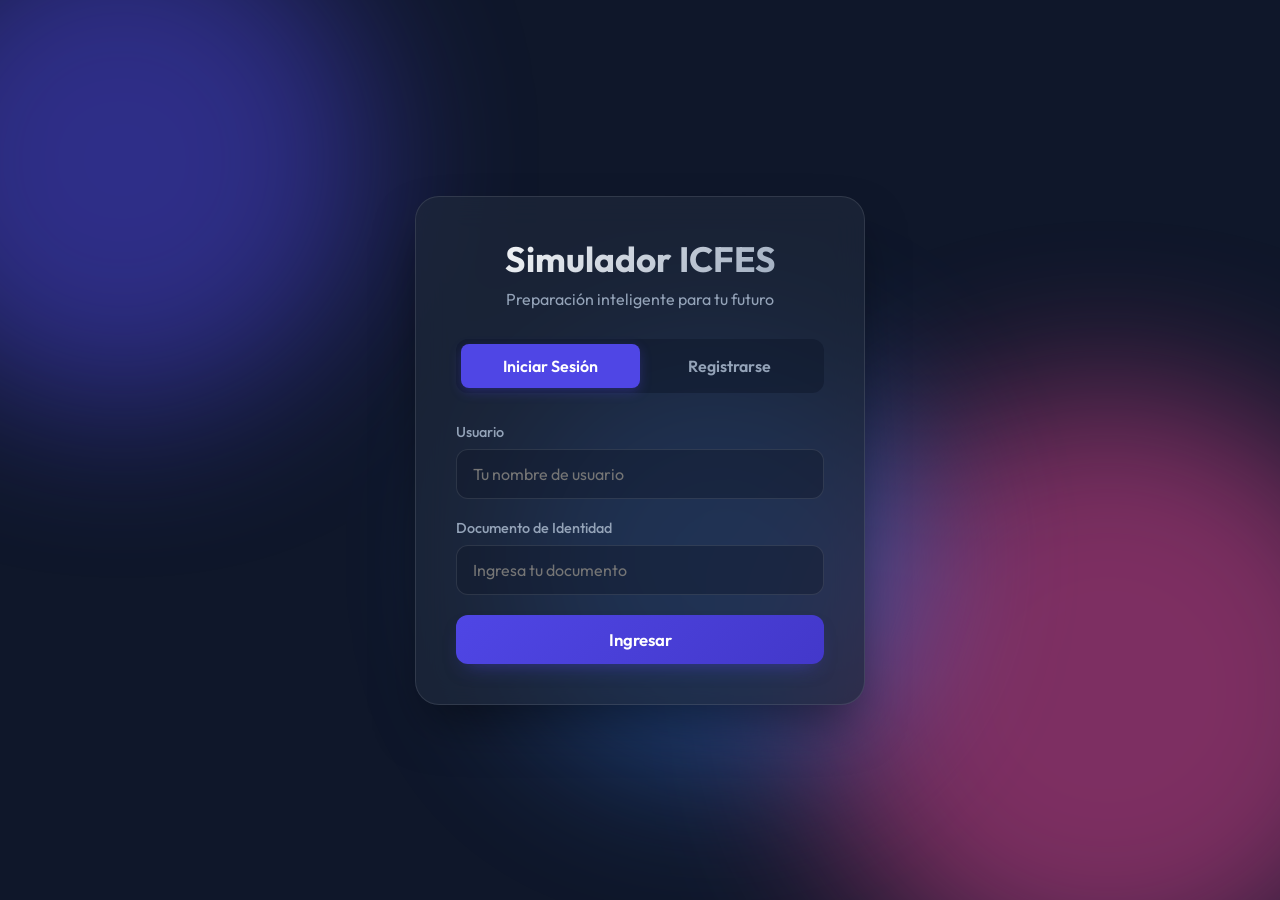
<file: index.html>
<!DOCTYPE html>
<html lang="es">
<head>
    <meta charset="UTF-8">
    <meta name="viewport" content="width=device-width, initial-scale=1.0">
    <title>Simulador Pruebas ICFES</title>
    <meta name="description" content="Simulador de pruebas ICFES para preparación de estudiantes.">
    <link href="https://fonts.googleapis.com/css2?family=Outfit:wght@300;400;500;600;700&display=swap" rel="stylesheet">
    <link rel="stylesheet" href="styles.css">
</head>
<body>
    <div class="background-shapes">
        <div class="shape shape-1"></div>
        <div class="shape shape-2"></div>
        <div class="shape shape-3"></div>
    </div>
    
    <div class="app-container" id="auth-container">
        <div class="header">
            <h1>Simulador ICFES</h1>
            <p>Preparación inteligente para tu futuro</p>
        </div>
        
        <div class="tabs">
            <button class="tab active" onclick="switchTab('login')">Iniciar Sesión</button>
            <button class="tab" onclick="switchTab('register')">Registrarse</button>
        </div>
        
        <div class="form-container active" id="login-form">
            <form onsubmit="handleLogin(event)">
                <div class="input-group">
                    <label for="login-username">Usuario</label>
                    <input type="text" id="login-username" required placeholder="Tu nombre de usuario" oninput="
                        var lbl = document.querySelector('label[for=login-password]');
                        var inp = document.getElementById('login-password');
                        if(this.value.trim().toLowerCase() === 'profesor') {
                            lbl.textContent = 'Contraseña';
                            inp.placeholder = 'Ingresa tu contraseña';
                            inp.type = 'password';
                        } else {
                            lbl.textContent = 'Documento de Identidad';
                            inp.placeholder = 'Ingresa tu documento';
                            inp.type = 'text';
                        }
                    ">
                </div>
                <div class="input-group">
                    <label for="login-password">Documento de Identidad</label>
                    <input type="text" id="login-password" required placeholder="Ingresa tu documento">
                </div>
                <div class="error-message" id="login-error"></div>
                <button type="submit" class="btn primary-btn">Ingresar</button>
            </form>
        </div>
        
        <div class="form-container" id="register-form">
            <form onsubmit="handleRegister(event)">
                <div class="input-group">
                    <label>Tipo de Registro</label>
                    <div style="display: flex; gap: 10px;">
                        <button type="button" id="btn-role-student" class="btn primary-btn" style="flex:1; padding: 10px;" onclick="
                            document.getElementById('btn-role-student').className='btn primary-btn';
                            document.getElementById('btn-role-teacher').className='btn secondary-btn';
                            document.getElementById('student-fields').style.display='block';
                            document.getElementById('reg-role').value='estudiante';
                            document.getElementById('reg-age').required=true;
                            document.getElementById('reg-grade').required=true;
                            document.getElementById('reg-username').required=true;
                            document.getElementById('reg-password').type='text';
                            document.querySelector('label[for=reg-password]').textContent='Documento de Identidad';
                            document.getElementById('reg-password').placeholder='Ej: 1002345678';
                            document.getElementById('slots-row').style.display='block';
                        ">Estudiante</button>
                        <button type="button" id="btn-role-teacher" class="btn secondary-btn" style="flex:1; padding: 10px;" onclick="
                            document.getElementById('btn-role-teacher').className='btn primary-btn';
                            document.getElementById('btn-role-student').className='btn secondary-btn';
                            document.getElementById('student-fields').style.display='none';
                            document.getElementById('reg-role').value='profesor';
                            document.getElementById('reg-age').required=false;
                            document.getElementById('reg-grade').required=false;
                            document.getElementById('reg-username').required=false;
                            document.getElementById('reg-password').type='password';
                            document.querySelector('label[for=reg-password]').textContent='Contraseña';
                            document.getElementById('reg-password').placeholder='Crea una contraseña';
                            document.getElementById('slots-row').style.display='none';
                        ">Profesor</button>
                    </div>
                    <input type="hidden" id="reg-role" value="estudiante">
                </div>
                <div class="input-group">
                    <label for="reg-name">Nombre Completo</label>
                    <input type="text" id="reg-name" required placeholder="Ej: Juan Pérez">
                </div>
                <div id="student-fields">
                    <div class="input-group" style="display: flex; gap: 15px;">
                        <div style="flex: 1;">
                            <label for="reg-age">Edad</label>
                            <input type="number" id="reg-age" required min="10" max="99" placeholder="Ej: 16">
                        </div>
                        <div style="flex: 1;">
                            <label for="reg-grade">Grado</label>
                            <select id="reg-grade" required style="width: 100%; padding: 14px 16px; background: rgba(15, 23, 42, 0.4); border: 1px solid var(--glass-border); border-radius: 12px; color: white; font-size: 1rem; outline: none; appearance: none; -webkit-appearance: none; -moz-appearance: none; cursor: pointer;">
                                <option value="" disabled selected style="color: #666;">Selecciona tu grado</option>
                                <optgroup label="── Noveno ──" style="color: #94a3b8;">
                                <option value="Noveno A" style="color: black;">Noveno A</option>
                                <option value="Noveno B" style="color: black;">Noveno B</option>
                                <option value="Noveno C" style="color: black;">Noveno C</option>
                                </optgroup>
                                <optgroup label="── Décimo ──" style="color: #94a3b8;">
                                <option value="Décimo A" style="color: black;">Décimo A</option>
                                <option value="Décimo B" style="color: black;">Décimo B</option>
                                <option value="Décimo C" style="color: black;">Décimo C</option>
                                </optgroup>
                                <optgroup label="── Once ──" style="color: #94a3b8;">
                                <option value="Once A" style="color: black;">Once A</option>
                                <option value="Once B" style="color: black;">Once B</option>
                                <option value="Once C" style="color: black;">Once C</option>
                                </optgroup>
                            </select>
                        </div>
                    </div>
                    <div class="input-group">
                        <label for="reg-username">Usuario</label>
                        <input type="text" id="reg-username" required placeholder="Crea un usuario">
                    </div>
                </div>
                <div class="input-group">
                    <label for="reg-password">Documento de Identidad</label>
                    <input type="text" id="reg-password" required placeholder="Ej: 1002345678">
                </div>
                <div class="stats-info" id="slots-row">
                    Cupos disponibles: <span id="slots-available">25</span>/25
                </div>
                <div class="error-message" id="register-error"></div>
                <div class="success-message" id="register-success"></div>
                <button type="submit" class="btn primary-btn" id="btn-register">Registrar Estudiante</button>
            </form>
        </div>
    </div>

    <!-- Dashboard -->
    <div class="app-container hidden" id="dashboard-container">
        <div class="header dashboard-header">
            <div>
                <h2>Bienvenido, <span id="user-display-name"></span></h2>
                <p>Simulador de Pruebas ICFES</p>
            </div>
            <button class="btn logout-btn" onclick="handleLogout()">Salir</button>
        </div>
        
        <div class="dashboard-content">
            <div class="card" id="card-math">
                <div class="card-content">
                    <h3>Matemáticas</h3>
                    <p>25 preguntas - Razonamiento Cuantitativo</p>
                    <div class="card-meta">
                        <span><i class="fas fa-clock"></i> 40 min</span>
                        <span><i class="fas fa-star"></i> 100 pts</span>
                    </div>
                </div>
                <div class="status-indicator">Pendiente</div>
                <button class="btn secondary-btn" onclick="startExam('math')">Comenzar Prueba</button>
            </div>
            <div class="card" id="card-reading">
                <div class="card-content">
                    <h3>Lectura Crítica</h3>
                    <p>25 preguntas - Comprensión Lectora</p>
                    <div class="card-meta">
                        <span><i class="fas fa-clock"></i> 40 min</span>
                        <span><i class="fas fa-star"></i> 100 pts</span>
                    </div>
                </div>
                <div class="status-indicator">Pendiente</div>
                <button class="btn secondary-btn" onclick="startExam('reading')">Comenzar Prueba</button>
            </div>
            <div class="card" id="card-science">
                <div class="card-content">
                    <h3>Ciencias Naturales</h3>
                    <p>25 preguntas - Biología, Química y Física</p>
                    <div class="card-meta">
                        <span><i class="fas fa-clock"></i> 40 min</span>
                        <span><i class="fas fa-star"></i> 100 pts</span>
                    </div>
                </div>
                <div class="status-indicator">Pendiente</div>
                <button class="btn secondary-btn" onclick="startExam('science')">Comenzar Prueba</button>
            </div>
            <div class="card" id="card-english">
                <div class="card-content">
                    <h3>Inglés</h3>
                    <p>25 preguntas - Nivel A2/B1</p>
                    <div class="card-meta">
                        <span><i class="fas fa-clock"></i> 40 min</span>
                        <span><i class="fas fa-star"></i> 100 pts</span>
                    </div>
                </div>
                <div class="status-indicator">Pendiente</div>
                <button class="btn secondary-btn" onclick="startExam('english')">Comenzar Prueba</button>
            </div>
            <div class="card" id="card-sociales">
                <div class="card-content">
                    <h3>Sociales y Ciudadanas</h3>
                    <p>25 preguntas - Historia, Geografía y Ciudadanía</p>
                    <div class="card-meta">
                        <span><i class="fas fa-clock"></i> 40 min</span>
                        <span><i class="fas fa-star"></i> 100 pts</span>
                    </div>
                </div>
                <div class="status-indicator">Pendiente</div>
                <button class="btn secondary-btn" onclick="startExam('sociales')">Comenzar Prueba</button>
            </div>
        </div>
        <div class="global-action hidden" id="global-action-btn">
            <button class="btn primary-btn" onclick="showGlobalResults()">Ver Resultados Globales</button>
        </div>
    </div>

    <!-- Exam Container -->
    <div class="app-container hidden" id="exam-container">
        <div class="exam-header">
            <button class="btn secondary-btn" onclick="abortExam()" style="width: auto; padding: 8px 15px; margin-right: 15px;" title="Volver al menú">← Volver</button>
            <h2 id="exam-title" style="flex: 1; text-align: left;">Prueba en Curso</h2>
            <div class="timer" id="exam-timer">15:00</div>
        </div>
        
        <div class="progress-bar">
            <div class="progress-fill" id="progress-fill"></div>
        </div>
        
        <div class="question-container">
            <h3 id="question-text">¿Cargando pregunta?</h3>
            <div class="options-grid" id="options-grid">
                <!-- Options injected via JS -->
            </div>
        </div>
        
        <div class="exam-footer">
            <button class="btn secondary-btn" id="btn-prev" onclick="prevQuestion()">Anterior</button>
            <span class="question-counter" id="question-counter">1 / 25</span>
            <button class="btn primary-btn" id="btn-next" onclick="nextQuestion()">Siguiente</button>
        </div>
    </div>

    <!-- Results Container -->
    <div class="app-container hidden" id="results-container">
        <div class="header">
            <h2>Resultados de la Prueba</h2>
            <p id="results-subject">Asignatura</p>
        </div>
        
        <div class="score-circle">
            <span id="final-score">0</span>
            <small>Correctas</small>
        </div>
        
        <div class="results-stats">
            <div class="stat-box correct-box">Correctas: <span id="stat-correct">0</span></div>
            <div class="stat-box incorrect-box">Incorrectas: <span id="stat-incorrect">0</span></div>
        </div>
        
        <div class="results-feedback" id="results-feedback">
            ¡Buen trabajo!
        </div>

        <h3 class="review-title">Revisión y Explicaciones</h3>
        <div class="review-container" id="review-container">
            <!-- Review items injected via JS -->
        </div>
        
        <button class="btn primary-btn mt-20" onclick="returnToDashboard()">Continuar</button>
    </div>

    <!-- Global Results Container -->
    <div class="app-container hidden" id="global-results-container">
        <div class="header">
            <h2>Resumen Global ICFES</h2>
            <p>Has completado todas las áreas</p>
        </div>
        
        <div class="score-circle">
            <span id="global-score">0</span>
            <small>Puntaje Total</small>
        </div>
        
        <div class="global-stats" id="global-stats-container">
            <!-- Stats per subject -->
        </div>

        <button class="btn primary-btn mt-20" onclick="handleLogout()">Finalizar y Cerrar Sesión</button>
    </div>

    <!-- Teacher Dashboard Container -->
    <div class="app-container hidden" id="teacher-dashboard-container" style="max-width: 1000px; padding: 30px;">
        <div class="dashboard-header" style="flex-direction: row; justify-content: space-between; align-items: center;">
            <div>
                <h2>Panel del Profesor</h2>
                <p>Gestión de Notas y Estudiantes</p>
            </div>
            <button class="btn logout-btn" onclick="handleLogout()">Cerrar Sesión</button>
        </div>
        
        <div class="teacher-stats" style="display: flex; gap: 20px; margin-bottom: 20px;">
            <div class="stat-box" style="background: rgba(15, 23, 42, 0.4); padding: 15px 20px; border-radius: 12px; border: 1px solid var(--glass-border); flex: 1; text-align: center;">
                <h4 style="color: var(--text-muted); font-size: 0.9rem; margin-bottom: 5px;">Total Estudiantes</h4>
                <p id="teacher-stat-total" style="font-size: 2rem; font-weight: bold; color: var(--primary);">0</p>
            </div>
            <div class="stat-box" style="background: rgba(15, 23, 42, 0.4); padding: 15px 20px; border-radius: 12px; border: 1px solid var(--glass-border); flex: 1; text-align: center;">
                <h4 style="color: var(--text-muted); font-size: 0.9rem; margin-bottom: 5px;">Promedio General</h4>
                <p id="teacher-stat-avg" style="font-size: 2rem; font-weight: bold; color: var(--success);">0 pts</p>
            </div>
        </div>

        <div style="overflow-x: auto; background: rgba(15, 23, 42, 0.4); border-radius: 12px; border: 1px solid var(--glass-border); padding: 15px;">
            <table style="width: 100%; border-collapse: collapse; min-width: 700px; text-align: left;" id="teacher-table">
                <thead>
                    <tr style="border-bottom: 1px solid var(--glass-border); color: var(--text-muted); font-size: 0.9rem;">
                        <th style="padding: 12px 10px;">Estudiante</th>
                        <th style="padding: 12px 10px;">Edad</th>
                        <th style="padding: 12px 10px;">Grado</th>
                        <th style="padding: 12px 10px; text-align: center;">Mate</th>
                        <th style="padding: 12px 10px; text-align: center;">Lectura</th>
                        <th style="padding: 12px 10px; text-align: center;">Ciencias</th>
                        <th style="padding: 12px 10px; text-align: center;">Inglés</th>
                        <th style="padding: 12px 10px; text-align: center;">Sociales</th>
                        <th style="padding: 12px 10px; text-align: center;">Global</th>
                        <th style="padding: 12px 10px; text-align: center;">Acción</th>
                    </tr>
                </thead>
                <tbody id="teacher-table-body" style="font-size: 0.95rem;">
                    <!-- Students will be injected here -->
                </tbody>
            </table>
        </div>
    </div>

    <script src="app.js?v=2"></script>
</body>
</html>
</file>
<file: styles.css>
:root {
    --primary: #4f46e5;
    --primary-hover: #4338ca;
    --secondary: #ec4899;
    --bg-color: #0f172a;
    --glass-bg: rgba(30, 41, 59, 0.7);
    --glass-border: rgba(255, 255, 255, 0.1);
    --text-main: #f8fafc;
    --text-muted: #94a3b8;
    --error: #ef4444;
    --success: #10b981;
}

* {
    margin: 0;
    padding: 0;
    box-sizing: border-box;
    font-family: 'Outfit', sans-serif;
}

body {
    background-color: var(--bg-color);
    color: var(--text-main);
    min-height: 100vh;
    display: flex;
    justify-content: center;
    align-items: center;
    position: relative;
    overflow-x: hidden;
    overflow-y: auto;
    padding: 40px 0;
}

/* Background Animated Shapes */
.background-shapes {
    position: fixed;
    top: 0;
    left: 0;
    width: 100%;
    height: 100%;
    z-index: -1;
    overflow: hidden;
}

.shape {
    position: absolute;
    border-radius: 50%;
    filter: blur(80px);
    opacity: 0.5;
    animation: float 20s infinite alternate ease-in-out;
}

.shape-1 {
    top: -10%; left: -10%;
    width: 500px; height: 500px;
    background: var(--primary);
}

.shape-2 {
    bottom: -10%; right: -10%;
    width: 600px; height: 600px;
    background: var(--secondary);
    animation-delay: -5s;
}

.shape-3 {
    top: 40%; left: 40%;
    width: 400px; height: 400px;
    background: #3b82f6;
    animation-delay: -10s;
}

@keyframes float {
    0% { transform: translate(0, 0) scale(1); }
    50% { transform: translate(100px, 50px) scale(1.1); }
    100% { transform: translate(-50px, 100px) scale(0.9); }
}

/* Containers */
.app-container {
    width: 90%;
    max-width: 450px;
    background: var(--glass-bg);
    backdrop-filter: blur(16px);
    -webkit-backdrop-filter: blur(16px);
    border: 1px solid var(--glass-border);
    border-radius: 24px;
    padding: 40px;
    box-shadow: 0 25px 50px -12px rgba(0, 0, 0, 0.5);
    transition: all 0.4s ease;
    position: relative;
    z-index: 10;
    margin: auto;
}

#dashboard-container, #exam-container, #results-container, #global-results-container {
    max-width: 800px;
}

.hidden {
    display: none !important;
}

.mt-20 {
    margin-top: 20px;
}

/* Header */
.header {
    text-align: center;
    margin-bottom: 30px;
}

.header h1 {
    font-size: 2.2rem;
    font-weight: 700;
    background: linear-gradient(135deg, #fff, #94a3b8);
    -webkit-background-clip: text;
    -webkit-text-fill-color: transparent;
    margin-bottom: 8px;
}

.header p {
    color: var(--text-muted);
    font-size: 1rem;
}

/* Tabs */
.tabs {
    display: flex;
    background: rgba(15, 23, 42, 0.5);
    border-radius: 12px;
    padding: 5px;
    margin-bottom: 30px;
}

.tab {
    flex: 1;
    padding: 12px 0;
    background: transparent;
    border: none;
    color: var(--text-muted);
    font-size: 1rem;
    font-weight: 600;
    cursor: pointer;
    border-radius: 8px;
    transition: all 0.3s ease;
}

.tab.active {
    background: var(--primary);
    color: white;
    box-shadow: 0 4px 12px rgba(79, 70, 229, 0.3);
}

/* Forms */
.form-container {
    display: none;
    animation: fadeIn 0.4s ease forwards;
}

.form-container.active {
    display: block;
}

@keyframes fadeIn {
    from { opacity: 0; transform: translateY(10px); }
    to { opacity: 1; transform: translateY(0); }
}

.input-group {
    margin-bottom: 20px;
    text-align: left;
}

.input-group label {
    display: block;
    margin-bottom: 8px;
    font-size: 0.9rem;
    color: var(--text-muted);
    font-weight: 500;
}

.input-group input {
    width: 100%;
    padding: 14px 16px;
    background: rgba(15, 23, 42, 0.4);
    border: 1px solid var(--glass-border);
    border-radius: 12px;
    color: white;
    font-size: 1rem;
    transition: all 0.3s ease;
}

.input-group input:focus {
    outline: none;
    border-color: var(--primary);
    box-shadow: 0 0 0 3px rgba(79, 70, 229, 0.2);
}

/* Buttons */
.btn {
    width: 100%;
    padding: 14px;
    border: none;
    border-radius: 12px;
    font-size: 1.05rem;
    font-weight: 600;
    cursor: pointer;
    transition: all 0.3s ease;
}

.primary-btn {
    background: linear-gradient(135deg, var(--primary), var(--primary-hover));
    color: white;
    box-shadow: 0 10px 20px -10px rgba(79, 70, 229, 0.5);
}

.primary-btn:hover {
    transform: translateY(-2px);
    box-shadow: 0 15px 25px -10px rgba(79, 70, 229, 0.6);
}

.secondary-btn {
    background: rgba(255, 255, 255, 0.1);
    color: white;
    border: 1px solid rgba(255, 255, 255, 0.2);
}

.secondary-btn:hover {
    background: rgba(255, 255, 255, 0.2);
}

/* Dashboard Specifics */
.dashboard-header {
    display: flex;
    justify-content: space-between;
    align-items: center;
    text-align: left;
    margin-bottom: 40px;
    border-bottom: 1px solid var(--glass-border);
    padding-bottom: 20px;
}

.dashboard-header h2 {
    font-size: 1.8rem;
    color: white;
}

.logout-btn {
    width: auto;
    padding: 10px 20px;
    background: rgba(239, 68, 68, 0.1);
    color: var(--error);
    border: 1px solid rgba(239, 68, 68, 0.3);
}

.dashboard-content {
    display: grid;
    grid-template-columns: repeat(auto-fit, minmax(250px, 1fr));
    gap: 20px;
}

.card {
    background: rgba(15, 23, 42, 0.4);
    border: 1px solid var(--glass-border);
    border-radius: 16px;
    padding: 24px;
    transition: all 0.3s ease;
    text-align: left;
    position: relative;
}

.card h3 {
    font-size: 1.3rem;
    margin-bottom: 8px;
    color: white;
}

.card p {
    color: var(--text-muted);
    font-size: 0.9rem;
    margin-bottom: 15px;
}

.status-indicator {
    display: inline-block;
    padding: 4px 10px;
    border-radius: 20px;
    font-size: 0.8rem;
    font-weight: 600;
    margin-bottom: 15px;
    background: rgba(255, 255, 255, 0.1);
    color: var(--text-muted);
}

.card.completed .status-indicator {
    background: rgba(16, 185, 129, 0.2);
    color: var(--success);
}

.global-action {
    margin-top: 30px;
    text-align: center;
}

/* Exam Specifics */
.exam-header {
    display: flex;
    justify-content: space-between;
    align-items: center;
    margin-bottom: 20px;
}

.timer {
    font-size: 1.5rem;
    font-weight: 700;
    color: var(--secondary);
    background: rgba(236, 72, 153, 0.1);
    padding: 8px 16px;
    border-radius: 12px;
    border: 1px solid rgba(236, 72, 153, 0.3);
}

.progress-bar {
    width: 100%;
    height: 8px;
    background: rgba(15, 23, 42, 0.6);
    border-radius: 4px;
    margin-bottom: 30px;
    overflow: hidden;
}

.progress-fill {
    height: 100%;
    background: linear-gradient(90deg, var(--primary), var(--secondary));
    width: 0%;
    transition: width 0.3s ease;
}

.question-container {
    min-height: 250px;
}

.question-container h3 {
    font-size: 1.25rem;
    margin-bottom: 25px;
    line-height: 1.5;
}

.options-grid {
    display: flex;
    flex-direction: column;
    gap: 15px;
}

.option-btn {
    text-align: left;
    padding: 16px 20px;
    background: rgba(15, 23, 42, 0.4);
    border: 1px solid var(--glass-border);
    border-radius: 12px;
    color: white;
    font-size: 1rem;
    cursor: pointer;
    transition: all 0.2s ease;
    display: flex;
    align-items: center;
}

.option-btn:hover {
    background: rgba(255, 255, 255, 0.1);
}

.option-btn.selected {
    background: rgba(79, 70, 229, 0.2);
    border-color: var(--primary);
    box-shadow: 0 0 15px rgba(79, 70, 229, 0.3);
}

.option-label {
    font-weight: 700;
    margin-right: 15px;
    color: var(--primary);
    background: white;
    width: 30px;
    height: 30px;
    display: inline-flex;
    justify-content: center;
    align-items: center;
    border-radius: 50%;
    flex-shrink: 0;
}

.exam-footer {
    display: flex;
    justify-content: space-between;
    align-items: center;
    margin-top: 40px;
    border-top: 1px solid var(--glass-border);
    padding-top: 20px;
}

.exam-footer .btn {
    width: auto;
    padding: 10px 24px;
}

.question-counter {
    font-weight: 600;
    color: var(--text-muted);
}

/* Results & Review Specifics */
.score-circle {
    width: 150px;
    height: 150px;
    border-radius: 50%;
    background: conic-gradient(var(--primary) 0%, var(--secondary) 100%);
    margin: 30px auto;
    display: flex;
    flex-direction: column;
    justify-content: center;
    align-items: center;
    box-shadow: 0 10px 30px rgba(0,0,0,0.3);
    position: relative;
}

.score-circle::before {
    content: '';
    position: absolute;
    width: 130px;
    height: 130px;
    background: var(--bg-color);
    border-radius: 50%;
    z-index: 0;
}

.score-circle span, .score-circle small {
    position: relative;
    z-index: 1;
}

.score-circle span {
    font-size: 3rem;
    font-weight: 700;
    color: white;
}

.results-stats {
    display: flex;
    justify-content: center;
    gap: 20px;
    margin-bottom: 20px;
}

.stat-box {
    padding: 10px 20px;
    border-radius: 12px;
    font-weight: 600;
}

.correct-box {
    background: rgba(16, 185, 129, 0.1);
    color: var(--success);
    border: 1px solid rgba(16, 185, 129, 0.3);
}

.incorrect-box {
    background: rgba(239, 68, 68, 0.1);
    color: var(--error);
    border: 1px solid rgba(239, 68, 68, 0.3);
}

.results-feedback {
    text-align: center;
    font-size: 1.2rem;
    margin-bottom: 30px;
    color: var(--text-main);
}

/* Review List */
.review-title {
    margin-top: 40px;
    margin-bottom: 20px;
    text-align: left;
    border-bottom: 1px solid var(--glass-border);
    padding-bottom: 10px;
}

.review-container {
    display: flex;
    flex-direction: column;
    gap: 20px;
    max-height: 400px;
    overflow-y: auto;
    padding-right: 10px;
}

/* Custom Scrollbar */
.review-container::-webkit-scrollbar {
    width: 8px;
}
.review-container::-webkit-scrollbar-track {
    background: rgba(255, 255, 255, 0.05);
    border-radius: 4px;
}
.review-container::-webkit-scrollbar-thumb {
    background: var(--primary);
    border-radius: 4px;
}

.review-item {
    background: rgba(15, 23, 42, 0.6);
    padding: 20px;
    border-radius: 16px;
    border-left: 4px solid var(--glass-border);
    text-align: left;
}

.review-item.correct-item {
    border-left-color: var(--success);
}

.review-item.incorrect-item {
    border-left-color: var(--error);
}

.review-item h4 {
    margin-bottom: 15px;
    font-size: 1.05rem;
    line-height: 1.4;
}

.review-answers {
    font-size: 0.95rem;
    margin-bottom: 15px;
}

.review-answers p {
    margin-bottom: 5px;
}

.text-success { color: var(--success); font-weight: bold; }
.text-error { color: var(--error); font-weight: bold; }

.review-explanation {
    background: rgba(255, 255, 255, 0.05);
    padding: 15px;
    border-radius: 8px;
    font-size: 0.9rem;
    color: var(--text-muted);
}

/* Global Stats */
.global-stats {
    display: grid;
    grid-template-columns: repeat(auto-fit, minmax(200px, 1fr));
    gap: 15px;
    margin-top: 30px;
    text-align: left;
}

.global-stat-card {
    background: rgba(15, 23, 42, 0.5);
    padding: 15px;
    border-radius: 12px;
    border: 1px solid var(--glass-border);
}
.global-stat-card h4 {
    margin-bottom: 10px;
    color: var(--primary);
}

@media (max-width: 600px) {
    .dashboard-header { flex-direction: column; align-items: flex-start; gap: 15px; }
    .exam-footer { flex-direction: column; gap: 20px; }
    .exam-footer .btn { width: 100%; }
    .results-stats { flex-direction: column; }
}
</file>
